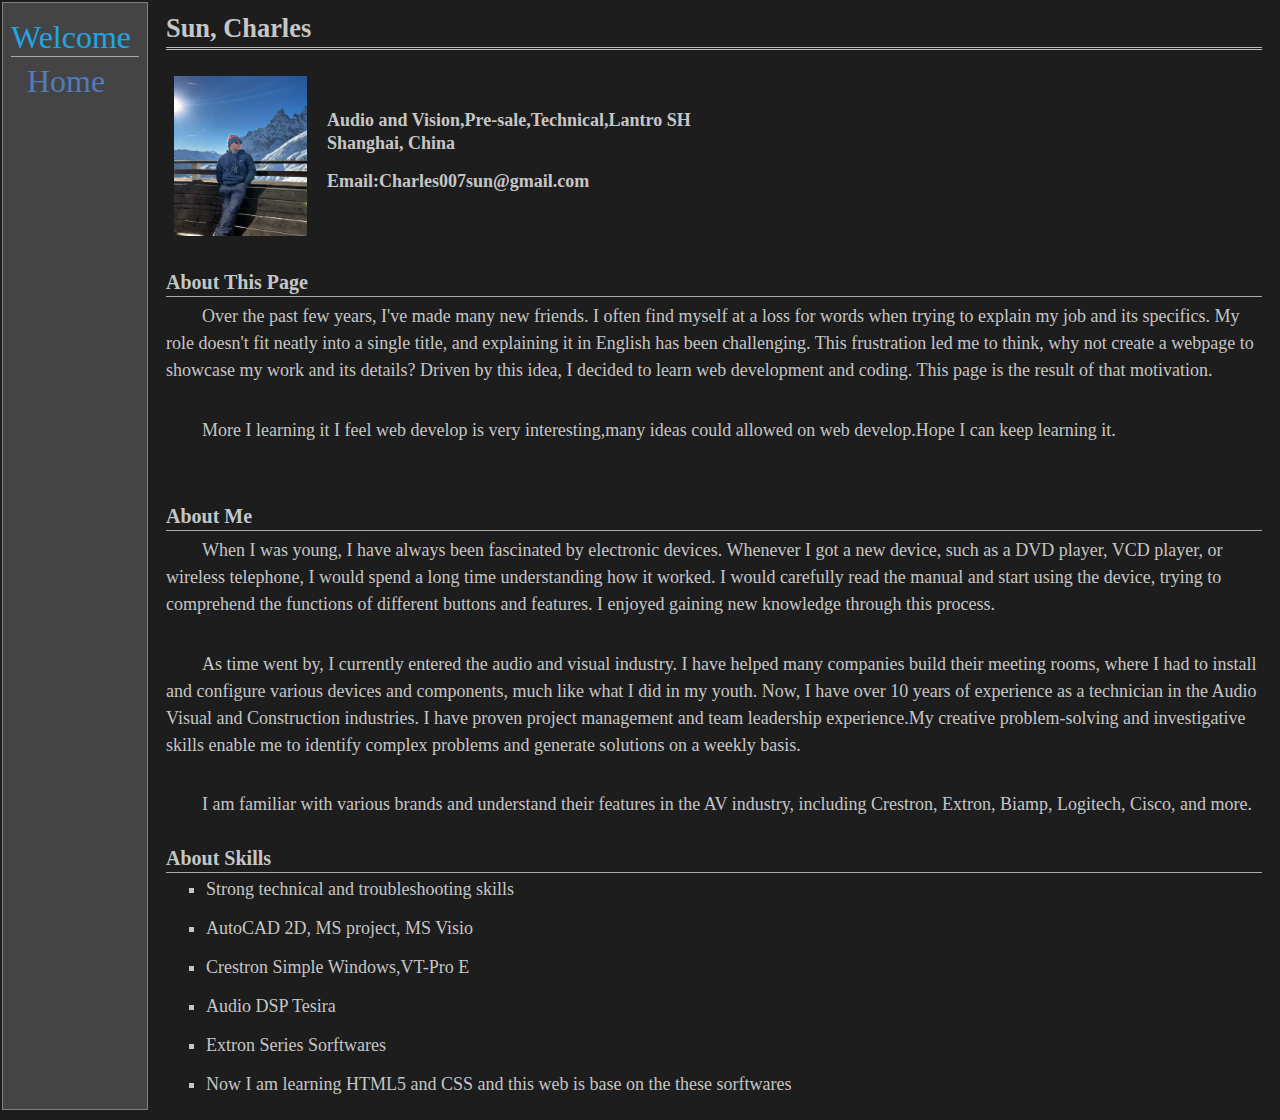
<file: index.html>
<!DOCTYPE html PUBLIC "-//W3C//DTD XHTML 1.1//EN"
  "http://www.w3.org/TR/xhtml11/DTD/xhtml11.dtd">
<html xmlns="http://www.w3.org/1999/xhtml" xml:lang="en">
<head>
<meta name="charles007k" content="jemdoc, see http://jemdoc.jaboc.net/" />
<meta http-equiv="Content-Type" content="text/html;charset=utf-8" />
<link rel="stylesheet" href="jemdoc.css" type="text/css" />
<link rel="shortcut icon" href="favicon.ico" />
<link rel="bookmark" href="favicon.ico" type="image/x-icon"/>
<title>Sun, JinLiang</title>
</head>
<body>
<table summary="Table for page layout." id="tlayout">
<tr valign="top">
<td id="layout-menu">
<div class="title-type">Welcome</div>
<div id="title-type"><a href="index.html">Home</a></div>
<!--<div class="menu-item"><a href="https://github.com/Charles007K" class="title-type">GitHub</a></div>-->
<!--<div class="menu-item"><a href="Stories.html" class="title-type">Stories</a></div>-->

</td>
<td id="layout-content">
<div id="toptitle">
<h1>Sun, Charles </h1>
</div>
<table class="imgtable"><tr><td>
<a href="https://charles007k.github.io/"><img src="photos/ioio.jpg" alt="alt text" width="133px" height="160px" /></a>&nbsp;</td>
<td text-align="left"><p class="font-white"><b>Audio and Vision,Pre-sale,Technical,Lantro SH</b><br/>
<b>Shanghai, China </b>
<p class="font-white"><b>Email:<a href="Charles007sun@gmial.com" class="font-white">Charles007sun@gmail.com</a></p></b>
</td></tr></table>

<h2>About This Page </h2>
<p class="font-white" id="paragraph">Over the past few years, I've made many new friends. 
I often find myself at a loss for words when trying to explain my job and its specifics. 
My role doesn't fit neatly into a single title, and explaining it in English has been challenging. 
This frustration led me to think, why not create a webpage to showcase my work and its details? Driven by this idea, I decided to learn web development and coding. 
This page is the result of that motivation.</p><br/>
<p class="font-white" id="paragraph">More I learning it I feel web develop is very interesting,many ideas could allowed on web develop.Hope I can keep learning it.</p><br/>
<ul></ul>

<h2>About Me</h2>
<p class="font-white" id="paragraph">When I was young, I have always been fascinated by electronic devices. 
Whenever I got a new device, such as a DVD player, VCD player, or wireless telephone, I would spend a long time understanding how it worked. 
I would carefully read the manual and start using the device, trying to comprehend the functions of different buttons and features. 
I enjoyed gaining new knowledge through this process. </p> <br/>
<p class="font-white" id="paragraph">As time went by, I currently entered the audio and visual industry. 
I have helped many companies build their meeting rooms, where I had to install and configure various devices and components, much like what I did in my youth. 
Now, I have over 10 years of experience as a technician in the Audio Visual and Construction industries.
I have proven project management and team leadership experience.My creative problem-solving and investigative skills enable me to identify complex problems and generate solutions on a weekly basis.</p><br/>
<p class="font-white" id="paragraph">I am familiar with various brands and understand their features in the AV industry, including Crestron, Extron, Biamp, Logitech, Cisco, and more.</p>
<h2>About Skills</h2>
<ul>
<li class="font-white">Strong technical and troubleshooting skills</li><br/>
<li class="font-white">AutoCAD 2D, MS project, MS Visio </li><br/>
<li class="font-white">Crestron Simple Windows,VT-Pro E </li><br/>
<li class="font-white">Audio DSP Tesira </li><br/>
<li class="font-white">Extron Series Sorftwares </li><br/>
<li class="font-white">Now I am learning HTML5 and CSS and this web is base on the these sorftwares</li>
</ul>
</body>
</html>
</file>
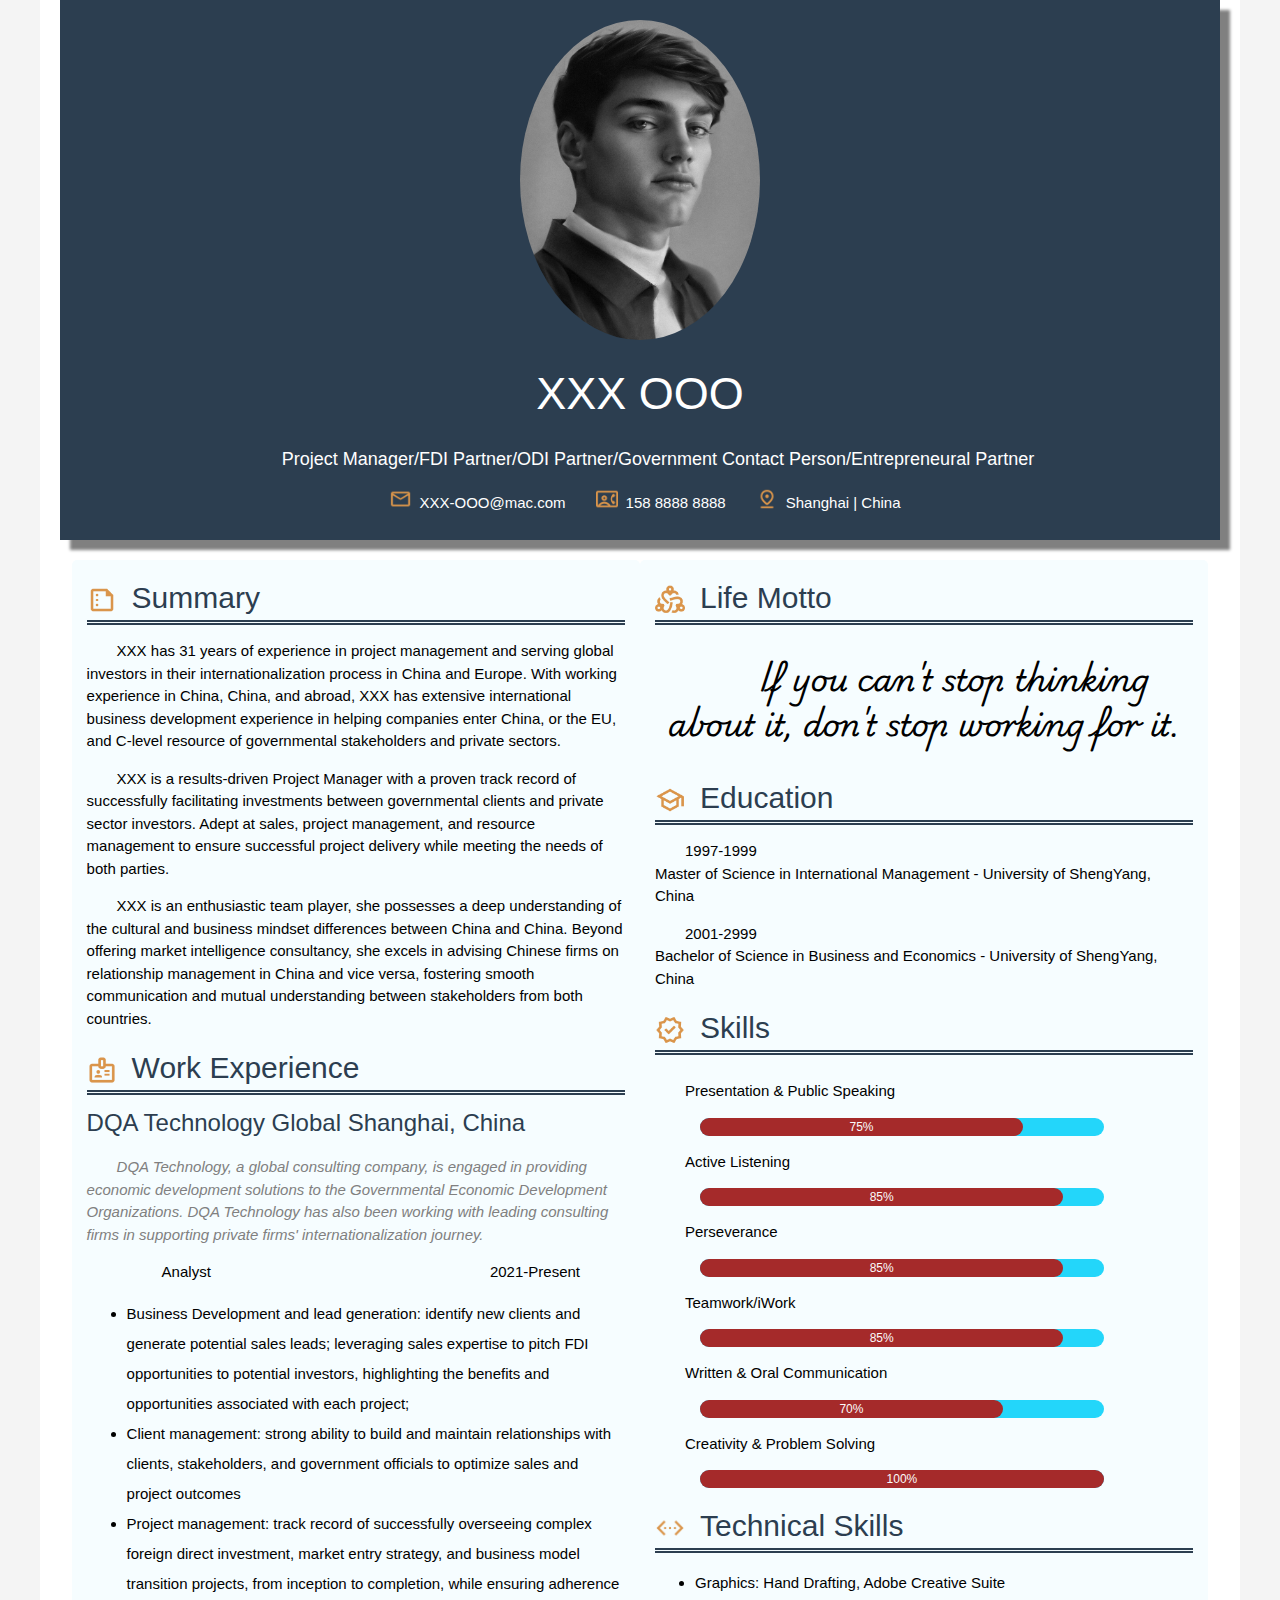
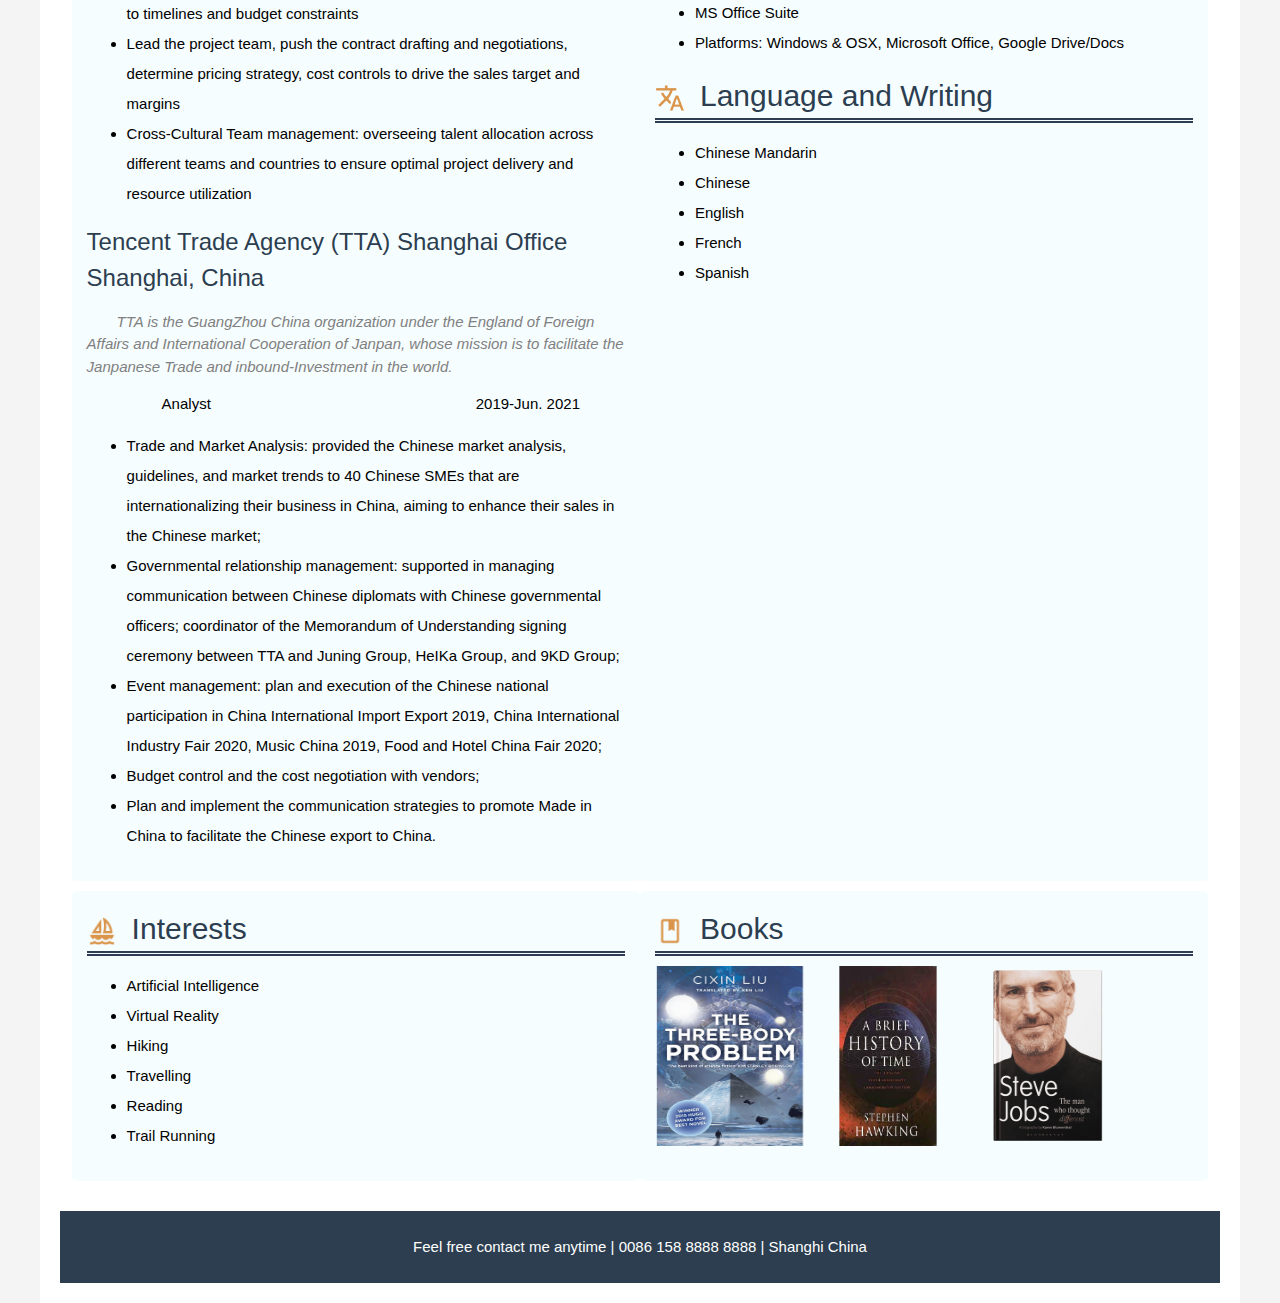
<file: MyResume.html>
<!DOCTYPE html>
<html lang="en">
<head>
    <meta charset="UTF-8">
    <meta name="resume page" content="width=device-width, initial-scale=1.0">
    <title>XXX Page</title>
    <link rel="stylesheet" href="webpage.css">
    <link rel="stylesheet" href="https://www.w3schools.com/w3css/4/w3.css">
    <script src="http://apps.bdimg.com/libs/jquery/2.1.4/jquery.min.js"></script>
    <script src="http://code.highcharts.com/highcharts.js"></script>
    <link rel="preconnect" href="https://fonts.googleapis.com">
    <link rel="preconnect" href="https://fonts.gstatic.com" crossorigin>
    <link href="https://fonts.googleapis.com/css2?family=Playwrite+AU+VIC:wght@100..400&display=swap" rel="stylesheet">
</head>
<body>
    <div class="container">
        <div class="profile">
            <img src="photos/pic01.jpg" alt="J-p">
            <h1>XXX OOO</h1>
            <p>Project Manager/FDI Partner/ODI Partner/Government Contact Person/Entrepreneural Partner</p>
            <ul>
                <li><img src="photos/mail.png" alt="mail icon" id="c-img">XXX-OOO@mac.com</li>
                <li><img src="photos/phone.png" alt="phone icon" id="c-img">158 8888 8888</li>
                <li><img src="photos/map-pin.png" alt="map icon" id="c-img">Shanghai | China</li>
            </ul>
            </div>
    
        <div class="content">
            <div class="column">
                <h2><img src="photos/summarize.png">Summary</h2>
                <p>XXX has 31 years of experience in project management and serving global investors in their internationalization
                    process in China and Europe. With working experience in China, China, and abroad, XXX has extensive
                    international business development experience in helping companies enter China, or the EU, and C-level
                    resource of governmental stakeholders and private sectors.</p>
                <p>XXX is a results-driven Project Manager with a proven track record of successfully facilitating investments
                    between governmental clients and private sector investors. Adept at sales, project management, and resource
                    management to ensure successful project delivery while meeting the needs of both parties.</p>
                <p>XXX is an enthusiastic team player, she possesses a deep understanding of the cultural and business mindset
                    differences between China and China. Beyond offering market intelligence consultancy, she excels in advising
                    Chinese firms on relationship management in China and vice versa, fostering smooth communication and mutual
                    understanding between stakeholders from both countries.</p>
                <h2><img src="photos/badge.png">Work Experience</h2>
                <h3>DQA Technology Global  Shanghai, China</h3>
                <p><i>DQA Technology, a global consulting company, is engaged in providing economic development solutions to the Governmental Economic
                    Development Organizations. DQA Technology has also been working with leading consulting firms in supporting private firms'
                    internationalization journey.</i></p>
                <p><span class="p-left">Analyst</span><span class="p-right">2021-Present</span></p></br>
                <ul>
                    <li>Business Development and lead generation: identify new clients and generate potential sales leads; leveraging sales
                        expertise to pitch FDI opportunities to potential investors, highlighting the benefits and opportunities associated with
                        each project;</li>
                    <li>Client management: strong ability to build and maintain relationships with clients, stakeholders, and government officials
                        to optimize sales and project outcomes</li>
                    <li>Project management: track record of successfully overseeing complex foreign direct investment, market entry strategy,
                        and business model transition projects, from inception to completion, while ensuring adherence to timelines and budget
                        constraints</li>
                    <li>Lead the project team, push the contract drafting and negotiations, determine pricing strategy, cost controls to drive the
                        sales target and margins</li>
                    <li>Cross-Cultural Team management: overseeing talent allocation across different teams and countries to ensure optimal
                        project delivery and resource utilization</li>
                </ul>
                <h3>Tencent Trade Agency (TTA) Shanghai Office  Shanghai, China</h3>
                <p><i>TTA is the GuangZhou China organization under the England of Foreign Affairs and International Cooperation of Janpan,
                    whose mission is to facilitate the Janpanese Trade and inbound-Investment in the world.</i></p>
                <p><span class="p-left">Analyst</span><span class="p-right">2019-Jun. 2021</span></p></br>
                <ul>
                    <li>Trade and Market Analysis: provided the Chinese market analysis, guidelines, and market trends to 40 Chinese SMEs
                        that are internationalizing their business in China, aiming to enhance their sales in the Chinese market;</li>
                    <li>Governmental relationship management: supported in managing communication between Chinese diplomats with
                        Chinese governmental officers; coordinator of the Memorandum of Understanding signing ceremony between TTA
                        and Juning Group, HeIKa Group, and 9KD Group;</li>
                    <li>Event management: plan and execution of the Chinese national participation in China International Import Export
                        2019, China International Industry Fair 2020, Music China 2019, Food and Hotel China Fair 2020;</li>
                    <li>Budget control and the cost negotiation with vendors;</li>
                    <li>Plan and implement the communication strategies to promote Made in China to facilitate the Chinese export to China.</li>
                </ul>
            </div>
            <div class="column">
                <h2><img src="photos/diversity.png">Life Motto</h2>
                <p id="motto">If you can't stop thinking about it, don't stop working for it.</p>
                <h2><img src="photos/school.png">Education</h2>
                <p>1997-1999 </br>Master of Science in International Management - University of ShengYang, China</p>
                <p>2001-2999 </br>Bachelor of Science in Business and Economics - University of ShengYang, China</p>
                <h2><img src="photos/new_releases.png">Skills</h2>
                <div class="skill">
                    <p>Presentation & Public Speaking</p>
                    <div class="skill-bar">
                        <div class="skill-a">75%</div>
                    </div>
                    <p>Active Listening</p>
                    <div class="skill-bar">
                        <div class="skill-b">85%</div>
                    </div>
                    <p>Perseverance</p>
                    <div class="skill-bar">
                        <div class="skill-c">85%</div>
                    </div>
                    <p>Teamwork/iWork</p>
                    <div class="skill-bar">
                        <div class="skill-c">85%</div>
                    </div>
                    <p>Written & Oral Communication</p>
                    <div class="skill-bar">
                        <div class="skill-d">70%</div>
                    </div>
                    <p>Creativity & Problem Solving</p>
                    <div class="skill-bar">
                        <div class="skill-f">100%</div>
                    </div>                   
                 </div>

                <h2><img src="photos/settings_ethernet.png">Technical Skills</h2>
                <ul>
                    <li>Graphics: Hand Drafting, Adobe Creative Suite</li>
                    <li>MS Office Suite</li>
                    <li>Platforms: Windows & OSX, Microsoft Office, Google Drive/Docs</li>
                </ul>
                <h2><img src="photos/translate.png">Language and Writing</h2>
                <ul>
                    <li>Chinese Mandarin</li>
                    <li>Chinese</li>
                    <li>English</li>
                    <li>French</li>
                    <li>Spanish</li>
                <div id="pie-page">
                    <script>
                     $(document).ready(function() {  
                            var chart = {
                                plotBackgroundColor: null,
                                plotBorderWidth: null,
                                plotShadow: false
                            };
                            var title = {
                                text: 'Language Used In Daily Life'   
                            };      
                            var tooltip = {
                                pointFormat: '{series.name}: <b>{point.percentage:.1f}%</b>'
                            };
                            var plotOptions = {
                                pie: {
                                    allowPointSelect: true,
                                    cursor: 'pointer',
                                    dataLabels: {
                                        enabled: true,
                                        format: '<b>{point.name}%</b>: {point.percentage:.1f} %',
                                        style: {
                                            color: (Highcharts.theme && Highcharts.theme.contrastTextColor) || 'black'
                                        }
                                    }
                                }
                            };
                            var series = [{
                                type: 'pie',
                                name: 'Browser share',
                                data: [
                                    ['Chinese Mandarin', 15.0],
                                    ['Chinese', 15],
                                    {
                                        name: 'English',
                                        y: 35,
                                        sliced: true,
                                        selected: true
                                    },
                                    ['French', 10],
                                    ['Spanish', 10],
                                    ['Italian', 15]
                                ]
                            }];     
                                
                            var json = {};   
                            json.chart = chart; 
                            json.title = title;     
                            json.tooltip = tooltip;  
                            json.series = series;
                            json.plotOptions = plotOptions;
                
                            Highcharts.chart('pie-page', json);  
                        });
                    </script></div>
            </div>
            <div class="column">
                <h2><img src="photos/sailing.png">Interests</h2>
                <ul>
                    <li>Artificial Intelligence</li>
                    <li>Virtual Reality</li>
                    <li>Hiking</li>
                    <li>Travelling</li>
                    <li>Reading</li>
                    <li>Trail Running</li>
                </ul>
            </div>
            <div class="column">
                <h2><img src="photos/book.png">Books</h2>
                <div id="book">
                    <img src="photos/book1.png"style="width: 150px;">
                    <img src="photos/book2.png">
                    <img src="photos/book3.png">
                </div>
            </div>

        </div>
        <div class="footer">
            <p>Feel free contact me anytime | 0086 158 8888 8888 | Shanghi China</p>
        </div>
    </div>
</body>
</html>
</file>
<file: jemdoc.css>
/* Default css file for jemdoc. */

table#tlayout {
    border: none;
    border-collapse: separate;
    background: rgb(29, 29, 29);
}

body {
	background: rgb(29, 29, 29);
	font-family: Georgia, serif;
	padding-bottom: 8px;
	margin: 0;
}

#layout-menu {
	background: rgb(68, 68, 68);
	padding-top: 1em;
	padding-left: 8px;
	padding-right: 8px;
	font-size: 1.0em;
	width: 8em;
	white-space: nowrap;
    text-align: left;
    vertical-align: top;
}

#layout-menu td {
	background: rgb(29, 29, 29);
    vertical-align: top;
}

#layout-content {
	padding-top: 0.0em;
	padding-left: 1.0em;
	padding-right: 1.0em;
    border: none;
    background: rgb(29, 29, 29);
    text-align: left;
    vertical-align: top;
}

#layout-menu a {
	line-height: 1.5em;
	margin-left: 0.5em;
}

tt {
    background: #ffffdd;
}

pre, tt {
	font-size: 90%;
	font-family: monaco, monospace;
}

a, a > tt {
	color: #224b8d;
	text-decoration: none;
}

a:hover {
	border-bottom: 1px gray dotted;
}

#layout-menu a.current:link, #layout-menu a.current:visited {
	color: rgb(29, 29, 29);
	border-bottom: 1px gray solid;
}
#layout-menu a:link, #layout-menu a:visited, #layout-menu a:hover {
	color: #527bbd;
	text-decoration: none;
}
#layout-menu a:hover {
	text-decoration: none;
}

div.menu-category {
	border-bottom: 1px solid gray;
	margin-top: 0.8em;
	padding-top: 0.2em;
	padding-bottom: 0.1em;
	font-weight: bold;
}

div.menu-item {
	padding-left: 16px;
	text-indent: -16px;
}

div#toptitle {
	padding-bottom: 0.2em;
	margin-bottom: 1.5em;
	border-bottom: 3px double rgb(189, 189, 189);
}

/* Reduce space if we begin the page with a title. */
div#toptitle + h2, div#toptitle + h3 {
	margin-top: -0.7em;
}

div#subtitle {
	margin-top: 0.0em;
	margin-bottom: 0.0em;
	padding-top: 0em;
	padding-bottom: 0.1em;
}

em {
	font-style: italic;
}

strong {
	font-weight: bold;
}


h1, h2, h3 {
	color: rgb(198, 198, 198);
	margin-top: 0.7em;
	margin-bottom: 0.3em;
	padding-bottom: 0.2em;
	line-height: 1.0;
	padding-top: 0.5em;
	border-bottom: 1px solid #aaaaaa;
}

h1 {
	font-size: 165%;
}

h2 {
	padding-top: 0.8em;
	font-size: 125%;
}

h2 + h3 {
    padding-top: 0.2em;
}

h3 {
	font-size: 110%;
	border-bottom: none;
}

p {
	margin-top: 0.0em;
	margin-bottom: 0.8em;
	padding: 0;
	line-height: 1.3;
}

pre {
	padding: 0;
	margin: 0;
}

div#footer {
	font-size: small;
	border-top: 1px solid #c0c0c0;
	padding-top: 0.1em;
	margin-top: 4.0em;
	color: #c0c0c0;
}

div#footer a {
	color: #80a0b0;
}

div#footer-text {
	float: left;
	padding-bottom: 8px;
}

ul, ol, dl {
	margin-top: 0.2em;
	padding-top: 0;
	margin-bottom: 0.8em;
}

dt {
	margin-top: 0.5em;
	margin-bottom: 0;
}

dl {
	margin-left: 20px;
}

dd {
	color: #222222;
}

dd > *:first-child {
	margin-top: 0;
}

ul {
	list-style-position: outside;
	list-style-type: square;
}

p + ul, p + ol {
	margin-top: -0.5em;
}

li ul, li ol {
	margin-top: -0.3em;
}

ol {
	list-style-position: outside;
	list-style-type: decimal;
}

li p, dd p {
	margin-bottom: 0.3em;
}


ol ol {
	list-style-type: lower-alpha;
}

ol ol ol {
	list-style-type: lower-roman;
}

p + div.codeblock {
	margin-top: -0.6em;
}

div.codeblock, div.infoblock {
	margin-right: 0%;
	margin-top: 1.2em;
	margin-bottom: 1.3em;
}

div.blocktitle {
	font-weight: bold;
	color: #cd7b62;
	margin-top: 1.2em;
	margin-bottom: 0.1em;
}

div.blockcontent {
	border: 1px solid silver;
	padding: 0.3em 0.5em;
}

div.infoblock > div.blockcontent {
	background: #ffffee;
}

div.blockcontent p + ul, div.blockcontent p + ol {
	margin-top: 0.4em;
}

div.infoblock p {
	margin-bottom: 0em;
}

div.infoblock li p, div.infoblock dd p {
	margin-bottom: 0.5em;
}

div.infoblock p + p {
	margin-top: 0.8em;
}

div.codeblock > div.blockcontent {
	background: #f6f6f6;
}

span.pycommand {
	color: #000070;
}

span.statement {
	color: #008800;
}
span.builtin {
	color: #000088;
}
span.special {
	color: #990000;
}
span.operator {
	color: #880000;
}
span.error {
	color: #aa0000;
}
span.comment, span.comment > *, span.string, span.string > * {
	color: #606060;
}

@media print {
	#layout-menu { display: none; }
}

#fwtitle {
	margin: 2px;
}

#fwtitle #toptitle {
	padding-left: 0.5em;
	margin-bottom: 0.5em;
}

#layout-content h1:first-child, #layout-content h2:first-child, #layout-content h3:first-child {
	margin-top: -0.7em;
}

div#toptitle h1, #layout-content div#toptitle h1 {
	margin-bottom: 0.0em;
	padding-bottom: 0.1em;
	padding-top: 0;
	margin-top: 0.5em;
	border-bottom: none;
}

img.eq {
	padding: 0;
	padding-left: 0.1em;
	padding-right: 0.1em;
	margin: 0;
}

img.eqwl {
	padding-left: 2em;
	padding-top: 0.6em;
	padding-bottom: 0.2em;
	margin: 0;
}

table {
    border: 2px solid black;
    border-collapse: collapse;
}

td {
    padding: 2px;
    padding-left: 0.5em;
    padding-right: 0.5em;
    text-align: center;
    border: 1px solid gray;
}

table + table {
    margin-top: 1em;
}

tr.heading {
    font-weight: bold;
    border-bottom: 2px solid black;
}

img {
    border: none;
}

table.imgtable, table.imgtable td {
    border: none;
    text-align: left;
}

.styled {
    border: 0;
    line-height: 2.5;
    padding: 0 20px;
    font-size: 2rem;
    text-align: center;
    color: #fff;
    text-shadow: 1px 1px 1px #000;
    border-radius: 10px;
    background-color: rgb(26, 174, 152, 0.2 / 100%);
    background-image: linear-gradient(
      to top left,
      rgb(0 0 0 / 20%),
      rgba(26, 174, 152, 0.2) 30%,
      rgb(0 0 0 / 0%)
    );
}
.title-type {
	color: rgb(34, 165, 230);
	font-size: 2em;
	width: auto;
	white-space: nowrap;
    text-align: left;
    vertical-align: top;
	border-bottom: 1px solid #aaaaaa;
}
#title-type a {
	color: rgb(34, 165, 230);
	font-size: 2em;
	width: auto;
	white-space: nowrap;
    text-align: left;
    vertical-align: top;
}
.font-white {
	color: rgb(198, 198, 198);
	font-size: 18px;
}
#paragraph {
	text-indent: 2em;
	line-height: 1.5em;
}
</file>
<file: webpage.css>
body {
  font-family: Arial, sans-serif;
  margin: 0;
  padding: 0;
  background-color: #f4f4f4;
}
.container {
  max-width: 1200px;/*控制全局宽度*/
  margin: auto;
  padding: 20px;
  background-color: #fff;
}
.header {
  text-align: center;
  background-color: #2c3e50;
  color: white;
  padding: 20px 0;
}
.header h1 {
  margin: 0;
}
.header p {
  margin: 5px 0 0;
  
}
.profile {
  display: flex;
  flex-direction: column;
  justify-content: center;
  align-items: center;
  background-color: #2c3e50;
  color: white;
  padding: 20px; 
  margin-top: -20px; 
  margin-bottom: 20px; 
  box-shadow: 10px 10px 3px gray;
}

.profile img {
  border-radius: 50%; 
  margin-bottom: 10px;
  width: 240px;
  height: 320px;
  
}
.profile p {
  display: flex;
  flex-direction: row;
  flex-wrap: wrap;
  color: white;
  margin-bottom: 0;
  font-size: large;
  text-indent: 2em;
  justify-content: space-around;

}

.profile ul {
  display: flex;
  flex-direction: row;
  flex-wrap: wrap;
  color: white;
  margin-bottom: 0;
  list-style-type: none;   /*list去掉项目符号*/

}

.profile li {
  color: white;
  margin-right: 2em;
}

.profile h1 {
  text-align: right;
  font-size: 3em;
  margin-right: 0;
  margin-bottom: 0;
}

#c-img {
  border-radius: 0; 
  width: 1.5em;
  height: 1.5em;
  margin-right: 0.5em;
  vertical-align: middle   /*用来对齐SVG和文字 */
}

li{
  line-height: 2;
}

i {
  color: gray;

}
p {
  line-height: 1.5;
}
.p-right{
  float: right;
  margin-right: 3em;
}
.p-left{
  float: left;
  margin-left: 3em;
}
.skill {
  display: flex;
  flex-direction: column; /*定义方向 垂直或者水平*/
  margin-bottom: 1em;
}

.skill ul {
  display: flex;
  flex-direction: column;
  flex-wrap: wrap; /*允许在小屏幕换行*/
  color: black;
  margin-bottom: 0;
  margin-top: -2em;
  padding: 2em;
  list-style-type: none;   /*list去掉项目符号*/
}

.skill li {
  color: black;
  margin-right: 2em;
}

.skill-bar {
  background-color: rgb(35, 214, 250);
  color: rgb(251, 250, 250);
  text-align:right;
  border-radius: 15px;
  height: 18px;
  width: 75%;
  margin-left: 3em;
}
.skill-a {
  width: 80%;
  background-color: brown;
  border-radius: 15px;
  height: 18px;
  font-size: 12px;
  text-align: center;
}

.skill-b {
  width: 90%;
  background-color: brown;
  border-radius: 15px;
  height: 18px;
  font-size: 12px;
  text-align: center;
}
.skill-c {
  width: 90%;
  background-color: brown;
  border-radius: 15px;
  height: 18px;
  font-size: 12px;
  text-align: center;
}
.skill-d {
  width: 75%;
  background-color: brown;
  border-radius: 15px;
  height: 18px;
  font-size: 12px;
  text-align: center;
}
.skill-f {
  width: 100%;
  background-color: brown;
  border-radius: 15px;
  height: 18px;
  font-size: 12px;
  text-align: center;
}


.content {
  display: flex;
  flex-wrap: wrap;
  width: auto;
  justify-content: center;
}

.content  p {
  text-indent: 2em;
}
.column {
  flex: 0 0 100;
  background-color: rgb(246, 253, 255);
  margin-bottom: 10px;
  padding: 15px;
  border-radius: 5px;
  box-sizing: border-box;
  height: auto;
}
.column h2 {
  margin-top: 0;
  color: #2c3e50;
  border-bottom:5px double;
}
.column h3 {
  color: #2c3e50;
}
.column img {
  width: 1em;;
  height: 1em;
  margin-right: 0.5em;
  vertical-align: middle;
}

#pie-page {
  background-color: rgb(245, 253, 255);
  color: rgb(245, 253, 255);
  margin-left: -2em;
  width: 500px;
  height: 500px;
}
#motto {
  color: black;
  font-size: 2em;
  text-align: center;
  font-family:"Playwrite AU VIC", cursive;
}

#book {
  display: flex;
  flex-direction: row;
  flex-wrap: nowrap;
  margin-bottom: 0;
}
#book img {
  width: 150px;
  height: 180px;
}

.footer {
  text-align: center;
  padding: 10px 0;
  background-color: #2c3e50;
  color: white;
  margin-top: 20px;
}
@media screen and (min-width: 768px) {
  .column {
      flex: 0 0 49%;
  }
}
@media screen and (max-width: 1220px) {
  .column {
      flex: 0 0 100%;
  }
}
</file>
